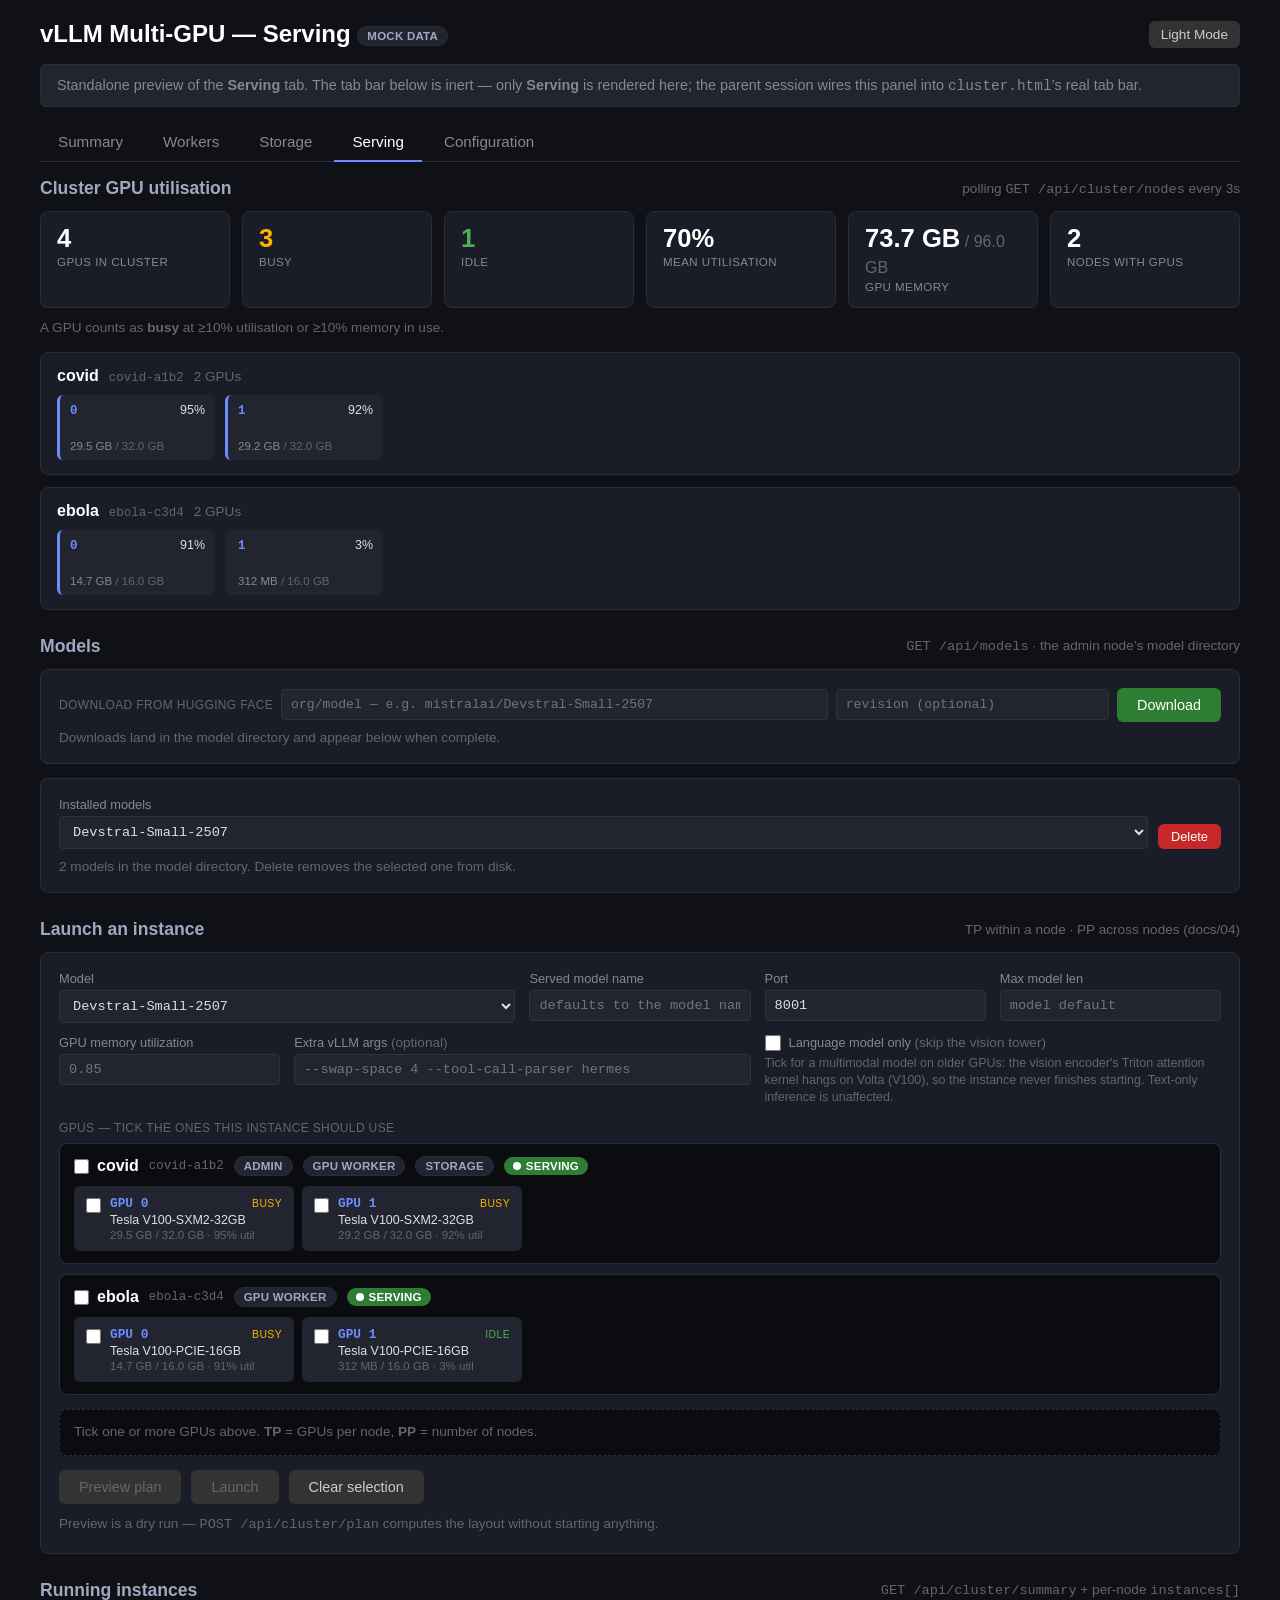
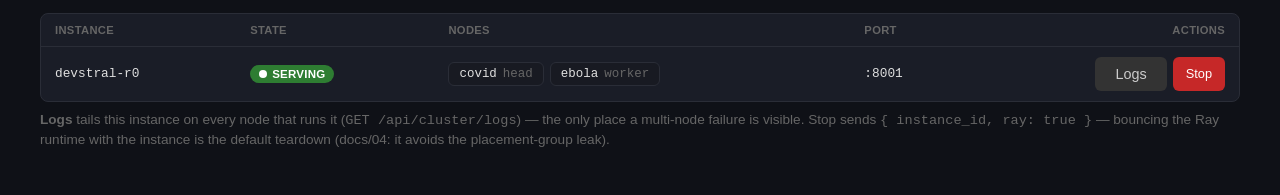
<file: admin/static/serving-preview.html>
<!DOCTYPE html>
<html lang="en">
<head>
<meta charset="UTF-8">
<meta name="viewport" content="width=device-width, initial-scale=1.0">
<title>vLLM Cluster — Serving (preview)</title>
<!-- Palette + shared component classes come from cluster.css, exactly as they
     will when this panel is folded into cluster.html. serving.css only adds
     `.sv-` prefixed rules. -->
<link rel="stylesheet" href="cluster.css">
<link rel="stylesheet" href="serving.css">
</head>
<body>

<!-- =========================================================================
     STANDALONE REVIEW HARNESS for admin/static/serving.js

     Open this file directly (file:// is fine, no backend needed): it sets
     window.SERVING_MOCK = true, so serving.js renders its built-in sample
     cluster — covid 2x Tesla V100-32GB + ebola 2x Tesla V100-16GB, two
     models, one instance already serving. Tick GPUs, watch TP/PP update, hit
     Preview to see a real-shaped plan, Launch/Stop/Delete/Download all work
     against the sample data. The model library is a dropdown: pick a model in
     it and Delete acts on that one (both it and the Launch form's model select
     refresh after a delete or a completed download).

     Try:
       • tick covid GPU 0+1 and ebola GPU 0+1  -> TP 2 x PP 2 = world 4,
         preview shows the memory-weighted pp_layer_partition (27,13)
       • tick covid GPU 0+1 and ebola GPU 0    -> the uneven-selection warning,
         Preview/Launch disabled
       • tick covid GPU 0+1 only               -> TP 2 x PP 1, executor mp

     LOG VIEWER (mock): hit "Logs" on a row in Running instances, or just
     Launch — the viewer opens by itself in follow mode and attaches to the
     new instance. The sample stream is the real failure it exists for: covid
     (head) reports
        ERROR ray_utils.py:236] The number of required GPUs exceeds the total
                                number of available GPUs in the placement group
     followed by a "Waiting for creating a placement group" line that repeats
     on every 2s poll, while ebola (worker) reports its Ray join. Watch the
     line count climb, scroll up (auto-scroll pauses and a "jump to latest"
     pill appears), flip the node filter between All / covid / ebola, change
     the tail size, and Copy the displayed lines. A freshly LAUNCHED mock
     instance also walks ebola through "no log yet" -> an inline ok:false node
     error -> streaming, so all three states can be seen without a backend.

     Append ?live=1 to point the same page at a real backend instead.
     ====================================================================== -->

<div class="page-header">
  <h1>vLLM Multi-GPU &mdash; Serving
    <span class="badge role-badge" id="mock-badge" style="vertical-align:middle">mock data</span>
  </h1>
  <div class="header-actions">
    <button class="theme-toggle" id="theme-toggle">Light Mode</button>
  </div>
</div>

<div class="wrap">

  <div class="banner banner-empty">
    Standalone preview of the <strong>Serving</strong> tab. The tab bar below is inert &mdash; only
    <strong>Serving</strong> is rendered here; the parent session wires this panel into
    <code>cluster.html</code>&rsquo;s real tab bar.
  </div>

  <!-- Inert copy of the real tab bar, for context only. -->
  <div class="tabs">
    <button class="tab-btn" disabled>Summary</button>
    <button class="tab-btn" disabled>Workers</button>
    <button class="tab-btn" disabled>Storage</button>
    <button class="tab-btn active">Serving</button>
    <button class="tab-btn" disabled>Configuration</button>
  </div>

  <section class="tab-panel active" id="panel-serving">
    <!-- serving.js auto-wires itself to #serving-content (or call
         initServing(el) explicitly — it is idempotent). -->
    <div id="serving-content">
      <div class="banner banner-empty">Loading serving panel&hellip;</div>
    </div>
  </section>

</div>

<div class="toast-container" id="toast-container"></div>

<script>
  // Mock unless ?live=1 — serving.js reads window.SERVING_MOCK (and ?mock=1).
  window.SERVING_MOCK = !new URLSearchParams(location.search).has('live');
  if (!window.SERVING_MOCK) {
    var b = document.getElementById('mock-badge');
    if (b) b.style.display = 'none';
  }

  // Minimal theme toggle so the panel can be reviewed in both palettes
  // (cluster.js, which owns this on the real page, is not loaded here).
  (function () {
    var btn = document.getElementById('theme-toggle');
    function apply(light) {
      document.body.classList.toggle('light-theme', light);
      btn.textContent = light ? 'Dark Mode' : 'Light Mode';
    }
    try { apply(localStorage.getItem('theme') === 'light'); } catch (e) { apply(false); }
    btn.addEventListener('click', function () {
      var light = !document.body.classList.contains('light-theme');
      apply(light);
      try { localStorage.setItem('theme', light ? 'light' : 'dark'); } catch (e) {}
    });
  })();
</script>
<script src="serving.js"></script>
</body>
</html>
</file>
<file: admin/static/cluster.css>
/* cluster.css — styles for the control-plane cluster UI (monitor + config).
   Palette, spacing and component conventions are inherited from index.html so
   this page sits alongside the existing admin UI without a visual seam. */

:root {
  --bg-body: #0f1117;
  --bg-card: #1a1d27;
  --bg-input: #22252f;
  --bg-code: #181a22;
  --bg-sunken: #0a0c10;
  --border-card: #2a2d37;
  --border-input: #333;
  --text-primary: #e0e0e0;
  --text-heading: #fff;
  --text-secondary: #888;
  --text-muted: #666;
  --text-subheading: #a0a8c0;
  --accent: #6c8cff;
  --warning-bg: #3b2e00;
  --warning-border: #ffb300;
  --warning-text: #ffd54f;
  --green: #2e7d32;
  --green-hover: #388e3c;
  --red: #c62828;
  --red-hover: #d32f2f;
  --btn-neutral: #333;
  --btn-neutral-hover: #444;
  --btn-neutral-text: #ccc;
  --row-hover: #2a2d3a;
  --mark-bg: rgba(108,140,255,0.25);
  --bar-track: #22252f;
}

body.light-theme {
  --bg-body: #f5f6fa;
  --bg-card: #ffffff;
  --bg-input: #f0f1f5;
  --bg-code: #e8eaf0;
  --bg-sunken: #fafbfc;
  --border-card: #ddd;
  --border-input: #ccc;
  --text-primary: #222;
  --text-heading: #111;
  --text-secondary: #666;
  --text-muted: #999;
  --text-subheading: #555;
  --accent: #4a6adf;
  --warning-bg: #fff8e1;
  --warning-border: #ff9800;
  --warning-text: #e65100;
  --green: #388e3c;
  --green-hover: #43a047;
  --red: #d32f2f;
  --red-hover: #e53935;
  --btn-neutral: #e0e0e0;
  --btn-neutral-hover: #d0d0d0;
  --btn-neutral-text: #333;
  --row-hover: #e8eaf0;
  --mark-bg: rgba(74,106,223,0.2);
  --bar-track: #e8eaf0;
}

* { box-sizing: border-box; margin: 0; padding: 0; }
body { font-family: -apple-system, BlinkMacSystemFont, "Segoe UI", Roboto, sans-serif; background: var(--bg-body); color: var(--text-primary); padding: 20px; }
h1 { font-size: 1.5rem; color: var(--text-heading); }
a { color: var(--accent); text-decoration: none; }
a:hover { text-decoration: underline; }

.page-header { display: flex; justify-content: space-between; align-items: center; gap: 12px; margin-bottom: 16px; max-width: 1200px; margin-left: auto; margin-right: auto; flex-wrap: wrap; }
.page-header .header-actions { display: flex; gap: 8px; align-items: center; }
.theme-toggle { background: var(--btn-neutral); color: var(--btn-neutral-text); border: none; border-radius: 6px; padding: 6px 12px; cursor: pointer; font-size: 0.85rem; transition: background 0.15s; }
.theme-toggle:hover { background: var(--btn-neutral-hover); }

.wrap { max-width: 1200px; margin: 0 auto; }

/* API-key bar */
.keybar { display: flex; gap: 8px; align-items: center; background: var(--bg-card); border: 1px solid var(--border-card); border-radius: 8px; padding: 10px 14px; margin-bottom: 16px; flex-wrap: wrap; }
.keybar label { font-size: 0.85rem; color: var(--text-secondary); }
.keybar input { flex: 1; min-width: 160px; padding: 8px; background: var(--bg-input); border: 1px solid var(--border-input); color: var(--text-primary); border-radius: 4px; font-family: ui-monospace, monospace; font-size: 0.85rem; }
.keybar .key-status { font-size: 0.8rem; color: var(--text-muted); }

/* Tabs */
.tabs { display: flex; gap: 4px; margin-bottom: 16px; border-bottom: 1px solid var(--border-card); }
.tab-btn { background: none; border: none; color: var(--text-secondary); padding: 10px 18px; cursor: pointer; font-size: 0.95rem; border-bottom: 2px solid transparent; margin-bottom: -1px; }
.tab-btn:hover { color: var(--text-primary); }
.tab-btn.active { color: var(--text-heading); border-bottom-color: var(--accent); }
.tab-panel { display: none; }
.tab-panel.active { display: block; }

/* Cards */
.card { background: var(--bg-card); border: 1px solid var(--border-card); border-radius: 8px; padding: 20px; margin-bottom: 16px; }
.card h2 { font-size: 1.1rem; margin-bottom: 12px; color: var(--text-subheading); }
.card-head { display: flex; justify-content: space-between; align-items: center; gap: 12px; margin-bottom: 12px; flex-wrap: wrap; }
.card-head h2 { margin: 0; }
.muted { color: var(--text-muted); font-size: 0.85rem; }

/* Offline / empty banners */
.banner { padding: 12px 16px; border-radius: 6px; font-size: 0.9rem; margin-bottom: 16px; }
.banner-offline { background: var(--warning-bg); border: 1px solid var(--warning-border); color: var(--warning-text); }
.banner-empty { background: var(--bg-input); border: 1px solid var(--border-card); color: var(--text-secondary); }

/* ---- Monitor: host groups ---- */
.host-group { background: var(--bg-card); border: 1px solid var(--border-card); border-radius: 8px; padding: 18px; margin-bottom: 16px; }
.host-head { display: flex; align-items: center; gap: 10px; flex-wrap: wrap; margin-bottom: 14px; }
.host-name { font-size: 1.15rem; color: var(--text-heading); font-weight: 600; }
.host-id { font-size: 0.78rem; color: var(--text-muted); font-family: ui-monospace, monospace; }

/* Badges */
.badge { display: inline-flex; align-items: center; gap: 5px; font-size: 0.72rem; font-weight: 600; padding: 3px 9px; border-radius: 999px; letter-spacing: 0.02em; text-transform: uppercase; white-space: nowrap; }
.role-badge { background: var(--bg-input); color: var(--text-subheading); border: 1px solid var(--border-card); }
.state-badge { color: #fff; }
.state-ready    { background: #1565c0; }
.state-serving  { background: var(--green); }
.state-degraded { background: #e65100; }
.state-down     { background: var(--red); }
.state-unknown  { background: var(--btn-neutral); color: var(--btn-neutral-text); }
.state-dot { width: 8px; height: 8px; border-radius: 50%; background: currentColor; }
.state-serving-anim .state-dot { animation: pulse 1.2s infinite; }
@keyframes pulse { 0%,100% { opacity: 1; } 50% { opacity: 0.35; } }

/* GPU rows */
.gpu-table { display: flex; flex-direction: column; gap: 6px; }
.gpu-row { display: grid; grid-template-columns: 30px minmax(120px,1.4fr) 1.6fr 1.4fr 70px 1.3fr; gap: 12px; align-items: center; padding: 9px 12px; background: var(--bg-input); border-radius: 6px; font-size: 0.85rem; }
.gpu-row:hover { background: var(--row-hover); }
.gpu-row.header { background: transparent; color: var(--text-muted); font-size: 0.72rem; text-transform: uppercase; letter-spacing: 0.03em; padding: 2px 12px; }
.gpu-idx { color: var(--accent); font-weight: 600; font-family: ui-monospace, monospace; }
.gpu-model { color: var(--text-primary); white-space: nowrap; overflow: hidden; text-overflow: ellipsis; }
.metric { display: flex; flex-direction: column; gap: 3px; }
.metric-val { font-size: 0.82rem; }
.metric-val .unit { color: var(--text-muted); font-size: 0.75rem; }
.bar { height: 5px; border-radius: 3px; background: var(--bar-track); overflow: hidden; }
.bar-fill { height: 100%; border-radius: 3px; transition: width 0.4s ease; }
.bar-util { background: var(--accent); }
.bar-mem { background: #26a69a; }
.temp-ok { color: var(--text-primary); }
.temp-warm { color: var(--warning-border); }
.temp-hot { color: #f44336; font-weight: 600; }

/* Instances & mounts */
.sub-section { margin-top: 12px; }
.sub-title { font-size: 0.75rem; text-transform: uppercase; letter-spacing: 0.03em; color: var(--text-muted); margin-bottom: 6px; }
.chip-row { display: flex; flex-wrap: wrap; gap: 6px; }
.chip { display: inline-flex; align-items: center; gap: 6px; font-size: 0.78rem; padding: 4px 10px; background: var(--bg-code); border: 1px solid var(--border-card); border-radius: 6px; font-family: ui-monospace, monospace; }
.chip .ok { color: #4caf50; }
.chip .bad { color: #f44336; }
.chip .dim { color: var(--text-muted); }

/* ---- Worker card: node detail (NICs / RDMA fabric / mounted shares) ----
   Collapsed by default so the GPU rows stay the headline of the card. */
.node-detail { margin-top: 12px; border-top: 1px solid var(--border-card); padding-top: 8px; }
.node-detail > summary { cursor: pointer; font-size: 0.75rem; text-transform: uppercase; letter-spacing: 0.03em; color: var(--text-muted); padding: 2px 0; list-style-position: outside; }
.node-detail > summary:hover { color: var(--text-secondary); }
.node-detail > summary .dim { text-transform: none; letter-spacing: 0; font-family: ui-monospace, monospace; font-size: 0.72rem; }
.node-detail-body { display: grid; grid-template-columns: repeat(auto-fit, minmax(240px, 1fr)); gap: 14px; margin-top: 10px; }
.detail-block .sub-title { margin-bottom: 5px; }
.detail-block .muted { font-size: 0.8rem; }

.nic-list, .mount-list, .rdma-list { display: flex; flex-direction: column; gap: 3px; }
.nic-row { display: grid; grid-template-columns: minmax(70px, 1fr) minmax(90px, 1.1fr) minmax(90px, 1.1fr) auto; gap: 8px; align-items: center; padding: 5px 9px; background: var(--bg-input); border-radius: 5px; font-size: 0.78rem; }
.nic-row.header { background: transparent; padding: 0 9px 2px; color: var(--text-muted); font-size: 0.68rem; text-transform: uppercase; letter-spacing: 0.03em; }
.nic-row .mono { font-family: ui-monospace, monospace; word-break: break-all; }
.nic-row .nic-name { color: var(--text-primary); }
.nic-row .dim { color: var(--text-muted); }
.rdma-badge { background: var(--bg-code); color: var(--accent); border: 1px solid var(--accent); padding: 1px 7px; font-size: 0.62rem; }

.rdma-line { padding: 5px 9px; background: var(--bg-input); border-radius: 5px; font-size: 0.78rem; font-family: ui-monospace, monospace; word-break: break-word; }
.rdma-line .dim { color: var(--text-muted); }

.mount-row { display: grid; grid-template-columns: 14px minmax(80px, 1fr) minmax(90px, 1.2fr); gap: 8px; align-items: center; padding: 5px 9px; background: var(--bg-input); border-radius: 5px; font-size: 0.78rem; }
.mount-row .mono { font-family: ui-monospace, monospace; word-break: break-all; }
.mount-row .dim { color: var(--text-muted); }
.mount-row .ok { color: #4caf50; font-weight: 600; }
.mount-row .bad { color: #f44336; font-weight: 600; }

/* ---- Networks block (Configuration tab) + its storage row (Storage tab) ---- */
.net-grid { display: grid; grid-template-columns: repeat(auto-fit, minmax(260px, 1fr)); gap: 12px; }
.net-row { display: flex; flex-direction: column; gap: 4px; }
.net-label { font-size: 0.85rem; color: var(--text-primary); display: flex; align-items: baseline; gap: 6px; flex-wrap: wrap; }
.net-label .net-key { font-family: ui-monospace, monospace; font-size: 0.72rem; color: var(--text-muted); }
.net-control select, .net-control input { width: 100%; padding: 6px 8px; background: var(--bg-input); border: 1px solid var(--border-input); color: var(--text-primary); border-radius: 4px; font-size: 0.85rem; font-family: ui-monospace, monospace; }
.net-control select:focus, .net-control input:focus { outline: none; border-color: var(--accent); }
.net-control select:disabled { opacity: 0.6; cursor: progress; }
.net-help { line-height: 1.45; }

/* Storage tab: one row, a little wider, sitting above the volumes table. */
.net-row-live { margin-bottom: 12px; padding-bottom: 12px; border-bottom: 1px solid var(--border-card); }
.net-row-live .net-label { font-size: 0.75rem; text-transform: uppercase; letter-spacing: 0.03em; color: var(--text-muted); }
.net-row-live .net-control { max-width: 420px; }
.net-row-live code { font-family: ui-monospace, monospace; }

/* ---- Summary: totals tiles ---- */
.stat-row { display: grid; grid-template-columns: repeat(auto-fit, minmax(130px, 1fr)); gap: 12px; margin-bottom: 18px; }
.stat-tile { background: var(--bg-card); border: 1px solid var(--border-card); border-radius: 8px; padding: 14px 16px; display: flex; flex-direction: column; gap: 4px; }
.stat-val { font-size: 1.6rem; font-weight: 600; color: var(--text-heading); line-height: 1; }
.stat-val .stat-sub { font-size: 1rem; font-weight: 400; color: var(--text-muted); }
.stat-label { font-size: 0.72rem; text-transform: uppercase; letter-spacing: 0.04em; color: var(--text-secondary); }

/* ---- Summary: compact node table ---- */
.table-wrap { overflow-x: auto; background: var(--bg-card); border: 1px solid var(--border-card); border-radius: 8px; }
.summary-table { width: 100%; border-collapse: collapse; font-size: 0.85rem; }
.summary-table th { text-align: left; font-size: 0.7rem; text-transform: uppercase; letter-spacing: 0.03em; color: var(--text-muted); font-weight: 600; padding: 10px 14px; border-bottom: 1px solid var(--border-card); }
.summary-table td { padding: 10px 14px; border-bottom: 1px solid var(--border-card); color: var(--text-primary); vertical-align: middle; }
.summary-table tbody tr:last-child td { border-bottom: none; }
.summary-table tbody tr:hover { background: var(--row-hover); }
.summary-table .mono { font-family: ui-monospace, monospace; font-size: 0.8rem; }
.summary-table .num, .summary-table th.num { text-align: right; }
.summary-table .badge { margin-right: 2px; }

/* ---- Summary: chat test (ported from the single-node UI) ---- */
.chat-card .chat-controls { display: flex; gap: 10px; align-items: flex-end; flex-wrap: wrap; margin-bottom: 12px; }
.chat-ctl { display: flex; flex-direction: column; gap: 4px; min-width: 96px; }
.chat-ctl-wide { flex: 1 1 220px; min-width: 180px; }
.chat-ctl-btn { justify-content: flex-end; }
.chat-ctl label { font-size: 0.72rem; text-transform: uppercase; letter-spacing: 0.03em; color: var(--text-muted); }
.chat-ctl select, .chat-ctl input { width: 100%; padding: 6px 8px; background: var(--bg-input); border: 1px solid var(--border-input); color: var(--text-primary); border-radius: 4px; font-size: 0.85rem; font-family: ui-monospace, monospace; }
.chat-ctl select:focus, .chat-ctl input:focus { outline: none; border-color: var(--accent); }
.chat-ctl select:disabled, .chat-ctl input:disabled { opacity: 0.55; cursor: not-allowed; }

.chat-messages { background: var(--bg-sunken); border: 1px solid var(--border-input); border-radius: 6px; padding: 10px; min-height: 96px; max-height: 340px; overflow-y: auto; margin-bottom: 12px; }
.chat-placeholder { color: var(--text-muted); font-size: 0.85rem; }
.chat-msg { margin-bottom: 10px; font-size: 0.88rem; line-height: 1.5; white-space: pre-wrap; word-break: break-word; }
.chat-msg:last-child { margin-bottom: 0; }
.chat-msg .chat-role { font-weight: 600; margin-bottom: 2px; font-size: 0.75rem; text-transform: uppercase; letter-spacing: 0.03em; }
.chat-role-user { color: var(--accent); }
.chat-role-assistant { color: #4caf50; }
.chat-role-tool { color: var(--warning-border); }
.chat-pending { color: var(--text-secondary); font-size: 0.85rem; }
.chat-tool-call { background: var(--bg-code); border: 1px solid var(--border-card); border-radius: 4px; padding: 8px; margin: 4px 0; font-family: ui-monospace, monospace; font-size: 0.78rem; white-space: pre-wrap; word-break: break-all; }

.chat-input-row { display: flex; gap: 10px; }
.chat-input-row input[type="text"] { flex: 1; min-width: 0; padding: 8px 10px; background: var(--bg-input); border: 1px solid var(--border-input); color: var(--text-primary); border-radius: 4px; font-size: 0.9rem; }
.chat-input-row input[type="text"]:focus { outline: none; border-color: var(--accent); }
.chat-input-row input[type="text"]:disabled { opacity: 0.55; cursor: not-allowed; }
.chat-input-row button { flex-shrink: 0; }
.chat-note { margin-top: 8px; }
.chat-note:empty { display: none; }

/* ---- Storage: volumes table + share/mount controls ---- */
/* The volumes table reuses .summary-table so it sits flush with the rest of
   the admin UI. */
.vol-table td { vertical-align: top; }
.vol-table .num { white-space: nowrap; }
.share-endpoint { font-size: 0.75rem; color: var(--text-muted); margin-top: 3px; word-break: break-all; }
.custom-badge { background: var(--bg-code); color: var(--warning-border); border: 1px solid var(--warning-border); margin-left: 6px; }
.vol-custom td:first-child { border-left: 2px solid var(--warning-border); }

/* Checkbox cells */
.chk { display: inline-flex; align-items: center; gap: 6px; cursor: pointer; }
.chk input[type="checkbox"] { width: 15px; height: 15px; accent-color: var(--accent); cursor: pointer; margin: 0; }
.chk input[type="checkbox"]:disabled { cursor: progress; opacity: 0.5; }
.chk-label { font-size: 0.75rem; color: var(--text-secondary); }
.summary-table td.num .chk { justify-content: flex-end; }

/* Available shares — one list per worker card, mount checkbox on the node it
   acts on (replaces the old cluster-wide share × node matrix). */
.node-shares .share-list { display: flex; flex-direction: column; gap: 3px; }
.share-row { display: grid; grid-template-columns: 92px minmax(140px, 1.6fr) minmax(90px, 0.9fr) minmax(100px, 1fr); gap: 10px; align-items: start; padding: 7px 10px; background: var(--bg-input); border-radius: 5px; font-size: 0.8rem; }
.share-row.header { background: transparent; padding: 0 10px 2px; color: var(--text-muted); font-size: 0.68rem; text-transform: uppercase; letter-spacing: 0.03em; }
.share-row .mono { font-family: ui-monospace, monospace; word-break: break-all; }
.share-row .dim { color: var(--text-muted); }
.share-row .bad { color: #f44336; }
.share-what { display: flex; flex-direction: column; gap: 2px; }
.share-src { font-size: 0.72rem; word-break: break-all; }
.share-size { white-space: nowrap; font-size: 0.78rem; }
.share-row .chk-label { font-size: 0.72rem; }
.mount-state { display: block; font-size: 0.72rem; word-break: break-all; }
.mount-state.mono { font-family: ui-monospace, monospace; color: var(--text-secondary); }
.mount-state.bad { color: #f44336; }

/* Add-share row */
.add-share { display: flex; align-items: center; gap: 8px; flex-wrap: wrap; margin-top: 12px; padding-top: 12px; border-top: 1px solid var(--border-card); }
.add-share-label { font-size: 0.75rem; text-transform: uppercase; letter-spacing: 0.03em; color: var(--text-muted); }
.add-share input { flex: 1 1 200px; min-width: 150px; padding: 7px 9px; background: var(--bg-input); border: 1px solid var(--border-input); color: var(--text-primary); border-radius: 4px; font-family: ui-monospace, monospace; font-size: 0.82rem; }
.add-share input:focus { outline: none; border-color: var(--accent); }
.add-share input:disabled { opacity: 0.6; }
.add-share-note { flex: 1 1 100%; }

/* ---- Storage: exports/mounts ---- */
.host-addr { font-size: 0.75rem; color: var(--text-secondary); font-family: ui-monospace, monospace; }
.storage-note { font-size: 0.82rem; color: var(--text-secondary); margin-bottom: 12px; }
.storage-table { display: flex; flex-direction: column; gap: 6px; }
.storage-row { display: grid; grid-template-columns: 24px minmax(160px, 1.2fr) 2fr; gap: 12px; align-items: center; padding: 9px 12px; background: var(--bg-input); border-radius: 6px; font-size: 0.85rem; }
.storage-row.header { background: transparent; color: var(--text-muted); font-size: 0.72rem; text-transform: uppercase; letter-spacing: 0.03em; padding: 2px 12px; }
.storage-row .mono { font-family: ui-monospace, monospace; word-break: break-all; }
.storage-row .dim { color: var(--text-muted); }
.storage-row .ok { color: #4caf50; font-weight: 600; }
.storage-row .bad { color: #f44336; font-weight: 600; }

/* ---- Configuration ---- */
.cfg-section-note { color: var(--text-secondary); font-size: 0.85rem; margin-bottom: 14px; }
.cfg-group { margin-bottom: 18px; }
.cfg-group > h3 { font-size: 0.82rem; text-transform: uppercase; letter-spacing: 0.04em; color: var(--accent); margin-bottom: 8px; padding-bottom: 4px; border-bottom: 1px solid var(--border-card); }

.cfg-grid { display: grid; grid-template-columns: minmax(160px, 1.3fr) 1fr 1fr; gap: 8px 14px; align-items: center; }
.cfg-grid .col-head { font-size: 0.7rem; text-transform: uppercase; letter-spacing: 0.03em; color: var(--text-muted); padding-bottom: 2px; }
.cfg-field-label { font-size: 0.85rem; color: var(--text-primary); }
.cfg-field-label code { font-family: ui-monospace, monospace; font-size: 0.8rem; color: var(--text-subheading); }
.cfg-detected { font-size: 0.82rem; color: var(--text-secondary); font-family: ui-monospace, monospace; background: var(--bg-sunken); border: 1px solid var(--border-card); border-radius: 4px; padding: 6px 8px; min-height: 32px; display: flex; align-items: center; word-break: break-all; }
.cfg-detected.auto { color: var(--text-muted); font-style: italic; }
.cfg-override input, .cfg-override select { width: 100%; padding: 6px 8px; background: var(--bg-input); border: 1px solid var(--border-input); color: var(--text-primary); border-radius: 4px; font-size: 0.85rem; font-family: ui-monospace, monospace; }
.cfg-override input:focus, .cfg-override select:focus { outline: none; border-color: var(--accent); }
.cfg-override.inline { display: flex; align-items: center; gap: 8px; }
.cfg-override.inline label { font-size: 0.78rem; color: var(--text-secondary); display: flex; align-items: center; gap: 4px; white-space: nowrap; }

/* Defaults section uses a simpler two-column layout (label + input) */
.cfg-defaults-grid { display: grid; grid-template-columns: minmax(180px, 1fr) 1fr; gap: 8px 14px; align-items: center; }

/* Effective preview */
.effective { margin-top: 14px; }
.effective summary { cursor: pointer; color: var(--text-subheading); font-size: 0.85rem; padding: 6px 0; }
.effective pre { background: var(--bg-sunken); border: 1px solid var(--border-card); border-radius: 6px; padding: 12px; font-family: ui-monospace, monospace; font-size: 0.78rem; color: var(--text-primary); overflow-x: auto; margin-top: 6px; line-height: 1.5; }
.eff-key { color: var(--accent); }
.eff-override { color: var(--warning-border); }
.eff-src { color: var(--text-muted); }

/* Node config card header */
.node-card { }
.node-card .card-head .node-title { display: flex; align-items: center; gap: 10px; flex-wrap: wrap; }

/* Buttons */
button.btn { padding: 9px 20px; border: none; border-radius: 6px; font-size: 0.9rem; font-weight: 500; cursor: pointer; transition: background 0.15s; }
.btn-save { background: var(--green); color: #fff; }
.btn-save:hover { background: var(--green-hover); }
.btn-save:disabled { background: var(--btn-neutral); color: var(--text-muted); cursor: not-allowed; }
.btn-neutral { background: var(--btn-neutral); color: var(--btn-neutral-text); padding: 6px 14px; font-size: 0.82rem; }
.btn-neutral:hover { background: var(--btn-neutral-hover); }
.save-row { display: flex; gap: 10px; align-items: center; margin-top: 16px; }
.save-note { font-size: 0.82rem; color: var(--text-muted); }

/* Toasts */
.toast-container { position: fixed; bottom: 20px; right: 20px; z-index: 1000; display: flex; flex-direction: column-reverse; gap: 8px; max-width: 420px; pointer-events: none; }
.toast { padding: 12px 16px; border-radius: 6px; font-size: 0.88rem; color: #fff; cursor: pointer; pointer-events: auto; animation: toast-in 0.3s ease; word-break: break-word; }
.toast-error { background: #c62828; }
.toast-warning { background: #e65100; }
.toast-success { background: #2e7d32; }
.toast-info { background: #1565c0; }
@keyframes toast-in { from { opacity: 0; transform: translateX(40px); } to { opacity: 1; transform: translateX(0); } }
@keyframes toast-out { from { opacity: 1; transform: translateX(0); } to { opacity: 0; transform: translateX(40px); } }

@media (max-width: 820px) {
  body { padding: 10px; }
  .gpu-row { grid-template-columns: 26px 1fr 1fr; grid-auto-rows: auto; gap: 8px; }
  .gpu-row .gpu-model { grid-column: 2 / -1; }
  .gpu-row.header { display: none; }
  .cfg-grid { grid-template-columns: 1fr; gap: 4px; }
  .cfg-grid .col-head { display: none; }
  .cfg-grid .cfg-field-label { margin-top: 8px; }
  .cfg-defaults-grid { grid-template-columns: 1fr; }
  .tabs { overflow-x: auto; }
  .storage-row { grid-template-columns: 24px 1fr; }
  .storage-row .mono.dim { grid-column: 2 / -1; }
  .storage-row.header { display: none; }
  /* Volumes table stays tabular but scrolls inside .table-wrap. */
  .summary-table th, .summary-table td { padding: 8px 10px; }
  /* Share rows: mount | share  over  size | state */
  .share-row { grid-template-columns: 86px minmax(0, 1fr); }
  .share-row > span:nth-child(3) { grid-column: 1; }
  .share-row > span:nth-child(4) { grid-column: 2; }
  .share-row.header { display: none; }
  .add-share-label { flex: 1 1 100%; }
  .add-share input { flex: 1 1 auto; }
  /* Node detail + networks: single column, and the NIC/mount rows wrap
     instead of squeezing four columns into ~380px. */
  .node-detail-body { grid-template-columns: 1fr; }
  /* name | ip  over  subnet | RDMA */
  .nic-row { grid-template-columns: minmax(64px, 1fr) minmax(84px, 1fr); }
  .nic-row > span:nth-child(4) { justify-self: start; }
  .nic-row.header { display: none; }
  .mount-row { grid-template-columns: 14px 1fr; }
  .mount-row > span:nth-child(3) { grid-column: 2 / -1; }
  .net-grid { grid-template-columns: 1fr; }
  .net-row-live .net-control { max-width: none; }
  /* Chat test: stack the controls and put Send under the message box. */
  .chat-card .chat-controls { flex-direction: column; align-items: stretch; }
  .chat-ctl { min-width: 0; }
  .chat-input-row { flex-direction: column; }
  .chat-input-row button { width: 100%; }
}
</file>
<file: admin/static/serving.css>
/* serving.css — styles for the SERVING panel (serving.js).

   Loaded ALONGSIDE cluster.css, so every selector here is prefixed `.sv-`
   (or lives under `.sv-root`) and nothing redefines a cluster.css class.
   The palette comes from cluster.css's custom properties; the fallbacks in
   var(..., ...) keep this readable if it is ever loaded on its own. */

.sv-root { display: block; }

.sv-block { margin-bottom: 26px; }
.sv-block:last-child { margin-bottom: 0; }
.sv-root .sv-h2 { font-size: 1.1rem; margin: 0; color: var(--text-subheading, #a0a8c0); }

.sv-card {
  background: var(--bg-card, #1a1d27);
  border: 1px solid var(--border-card, #2a2d37);
  border-radius: 8px;
  padding: 18px;
  margin-bottom: 14px;
}

.sv-sub-title {
  font-size: 0.75rem; text-transform: uppercase; letter-spacing: 0.03em;
  color: var(--text-muted, #666); margin: 16px 0 8px;
}
.sv-sub-title .muted { text-transform: none; letter-spacing: 0; }
.sv-legend { margin: 8px 0 14px; line-height: 1.45; }
.sv-root .mono { font-family: ui-monospace, monospace; }
.sv-ok { color: #4caf50; }
.sv-bad { color: #f44336; }
.sv-warn-text { color: var(--warning-border, #ffb300); }

/* ---- (A) cluster utilisation strip ------------------------------------ */
.sv-stat-row {
  display: grid; grid-template-columns: repeat(auto-fit, minmax(130px, 1fr));
  gap: 12px; margin-bottom: 10px;
}
.sv-busy { color: var(--warning-border, #ffb300); }
.sv-idle { color: #4caf50; }

.sv-node-strip {
  background: var(--bg-card, #1a1d27);
  border: 1px solid var(--border-card, #2a2d37);
  border-radius: 8px; padding: 14px 16px; margin-bottom: 12px;
}
.sv-node-strip-head {
  display: flex; align-items: baseline; gap: 10px; flex-wrap: wrap; margin-bottom: 10px;
}
.sv-node-name { font-size: 1rem; font-weight: 600; color: var(--text-heading, #fff); }

.sv-bar-grid {
  display: grid; grid-template-columns: repeat(auto-fill, minmax(150px, 1fr)); gap: 10px;
}
.sv-gpu-bar {
  display: flex; flex-direction: column; gap: 4px;
  background: var(--bg-input, #22252f); border-radius: 6px; padding: 8px 10px;
  border-left: 3px solid transparent;
}
.sv-gpu-bar.sv-gpu-busy { border-left-color: var(--accent, #6c8cff); }
.sv-gpu-bar-head { display: flex; justify-content: space-between; align-items: baseline; gap: 8px; }
.sv-gpu-bar .gpu-idx { font-size: 0.78rem; }
.sv-gpu-pct { font-size: 0.78rem; color: var(--text-primary, #e0e0e0); font-variant-numeric: tabular-nums; }
.sv-gpu-mem { font-size: 0.72rem; color: var(--text-secondary, #888); }
.sv-gpu-mem .unit { color: var(--text-muted, #666); }
.sv-gpu-bar .bar { height: 5px; border-radius: 3px; background: var(--bar-track, #22252f); overflow: hidden; }

/* ---- (B) download form ------------------------------------------------ */
.sv-dl { display: flex; align-items: center; gap: 8px; flex-wrap: wrap; }
.sv-dl-label {
  font-size: 0.75rem; text-transform: uppercase; letter-spacing: 0.03em;
  color: var(--text-muted, #666); flex: 0 0 auto;
}
.sv-dl input {
  padding: 7px 9px; background: var(--bg-input, #22252f);
  border: 1px solid var(--border-input, #333); color: var(--text-primary, #e0e0e0);
  border-radius: 4px; font-family: ui-monospace, monospace; font-size: 0.82rem;
}
.sv-dl input:focus { outline: none; border-color: var(--accent, #6c8cff); }
.sv-dl #sv-dl-repo { flex: 2 1 260px; min-width: 180px; }
.sv-dl #sv-dl-rev { flex: 1 1 130px; min-width: 110px; }
.sv-dl-note { flex: 1 1 100%; }

.sv-dl-state { font-size: 0.85rem; margin-top: 12px; }
.sv-progress {
  height: 8px; border-radius: 4px; background: var(--bar-track, #22252f);
  overflow: hidden; margin: 6px 0 4px;
}
.sv-progress-fill {
  display: block; height: 100%; border-radius: 4px;
  background: var(--accent, #6c8cff); transition: width 0.4s ease;
}

/* ---- (B) model library: a select + Delete (was a row-per-model table) -- */
.sv-library-row { display: flex; align-items: flex-end; gap: 10px; flex-wrap: wrap; }
.sv-library-row .sv-field { flex: 1 1 240px; }
.sv-library-row .btn { flex: 0 0 auto; }
.sv-library-note { margin-top: 10px; }

/* ---- (C) launch form -------------------------------------------------- */
.sv-form {
  display: grid; grid-template-columns: repeat(auto-fit, minmax(190px, 1fr)); gap: 12px 14px;
}
.sv-field { display: flex; flex-direction: column; gap: 4px; min-width: 0; }
.sv-field-wide { grid-column: span 2; }
.sv-field label { font-size: 0.8rem; color: var(--text-secondary, #888); }
.sv-field input, .sv-field select {
  width: 100%; padding: 7px 9px; background: var(--bg-input, #22252f);
  border: 1px solid var(--border-input, #333); color: var(--text-primary, #e0e0e0);
  border-radius: 4px; font-size: 0.85rem; font-family: ui-monospace, monospace;
}
.sv-field input:focus, .sv-field select:focus { outline: none; border-color: var(--accent, #6c8cff); }

/* GPU picker */
.sv-pick-node {
  border: 1px solid var(--border-card, #2a2d37); border-radius: 8px;
  padding: 12px 14px; margin-bottom: 10px; background: var(--bg-sunken, #0a0c10);
}
.sv-pick-node-head { display: flex; align-items: center; gap: 10px; flex-wrap: wrap; margin-bottom: 10px; }
.sv-pick-node-head .chk { gap: 8px; }

.sv-pick-grid { display: grid; grid-template-columns: repeat(auto-fill, minmax(190px, 1fr)); gap: 8px; }
.sv-gpu-pick {
  display: flex; align-items: flex-start; gap: 9px; cursor: pointer;
  background: var(--bg-input, #22252f); border: 1px solid transparent;
  border-radius: 6px; padding: 9px 11px; transition: border-color 0.15s, background 0.15s;
}
.sv-gpu-pick:hover { background: var(--row-hover, #2a2d3a); }
.sv-gpu-pick input[type="checkbox"] {
  width: 15px; height: 15px; margin: 2px 0 0; accent-color: var(--accent, #6c8cff); cursor: pointer;
  flex: 0 0 auto;
}
.sv-gpu-pick:has(input:checked) { border-color: var(--accent, #6c8cff); background: var(--row-hover, #2a2d3a); }
.sv-pick-body { display: flex; flex-direction: column; gap: 2px; min-width: 0; flex: 1 1 auto; }
.sv-pick-top { display: flex; justify-content: space-between; align-items: baseline; gap: 8px; }
.sv-pick-top .gpu-idx { font-size: 0.8rem; }
.sv-pick-state {
  font-size: 0.65rem; text-transform: uppercase; letter-spacing: 0.04em;
  color: #4caf50;
}
.sv-gpu-pick-busy .sv-pick-state { color: var(--warning-border, #ffb300); }
.sv-pick-model {
  font-size: 0.78rem; color: var(--text-primary, #e0e0e0);
  white-space: nowrap; overflow: hidden; text-overflow: ellipsis;
}
.sv-pick-mem { font-size: 0.72rem; font-variant-numeric: tabular-nums; }

/* Derived layout readout */
.sv-layout { margin-top: 14px; border-radius: 8px; padding: 12px 14px; }
.sv-layout-idle { background: var(--bg-sunken, #0a0c10); border: 1px dashed var(--border-card, #2a2d37); line-height: 1.5; }
.sv-layout-ok { background: var(--bg-sunken, #0a0c10); border: 1px solid var(--border-card, #2a2d37); }
.sv-layout-bad { background: var(--warning-bg, #3b2e00); border: 1px solid var(--warning-border, #ffb300); }
.sv-layout-bad .muted { color: var(--warning-text, #ffd54f); opacity: 0.85; }
.sv-layout-warn { color: var(--warning-text, #ffd54f); font-weight: 600; font-size: 0.9rem; margin-bottom: 4px; }
.sv-layout-row { display: flex; align-items: center; gap: 12px; flex-wrap: wrap; }
.sv-kpi { display: flex; flex-direction: column; gap: 1px; }
.sv-kpi-val { font-size: 1.5rem; font-weight: 600; color: var(--text-heading, #fff); line-height: 1; }
.sv-kpi-label { font-size: 0.68rem; text-transform: uppercase; letter-spacing: 0.04em; color: var(--text-secondary, #888); }
.sv-kpi-label .muted { text-transform: none; letter-spacing: 0; }
.sv-kpi-x { font-size: 1.1rem; color: var(--text-muted, #666); }
.sv-layout-chips { margin-top: 10px; }
.sv-layout-notes { margin-top: 8px; line-height: 1.5; }
.sv-layout-notes code { font-family: ui-monospace, monospace; }

.sv-actions { display: flex; align-items: center; gap: 10px; flex-wrap: wrap; margin-top: 14px; }
.sv-actions-note { flex: 1 1 100%; line-height: 1.45; }
.sv-root button.btn:disabled {
  background: var(--btn-neutral, #333); color: var(--text-muted, #666); cursor: not-allowed;
}
.sv-root .btn-danger {
  background: var(--red, #c62828); color: #fff; border: none; border-radius: 6px;
  padding: 5px 13px; font-size: 0.8rem; cursor: pointer; transition: background 0.15s;
}
.sv-root .btn-danger:hover { background: var(--red-hover, #d32f2f); }

/* Plan preview */
.sv-plan {
  margin-top: 16px; padding-top: 14px; border-top: 1px solid var(--border-card, #2a2d37);
}
.sv-plan-head { display: flex; gap: 6px; flex-wrap: wrap; margin-bottom: 10px; }
.sv-plan-line { font-size: 0.82rem; margin-bottom: 5px; word-break: break-word; }
.sv-plan-key { color: var(--accent, #6c8cff); font-family: ui-monospace, monospace; font-size: 0.78rem; }
.sv-plan-nodes { display: grid; grid-template-columns: repeat(auto-fit, minmax(280px, 1fr)); gap: 12px; margin-top: 12px; }
.sv-plan-node-head { display: flex; align-items: center; gap: 8px; flex-wrap: wrap; margin-bottom: 5px; }
.sv-pre {
  background: var(--bg-sunken, #0a0c10); border: 1px solid var(--border-card, #2a2d37);
  border-radius: 6px; padding: 11px 12px; font-family: ui-monospace, monospace;
  font-size: 0.74rem; line-height: 1.55; color: var(--text-primary, #e0e0e0);
  overflow-x: auto; white-space: pre; margin: 0;
}

/* ---- (D) instance row actions ----------------------------------------- */
.sv-row-actions { display: flex; gap: 6px; justify-content: flex-end; flex-wrap: wrap; }

/* ---- (E) cluster log viewer -------------------------------------------
   A modal: the log stream wants height and its own scroll, and an inline
   panel would shove the launch form off screen every time it grows. On a
   phone it goes full-bleed; on a wide screen it is a centred sheet. */
.sv-root {
  /* One colour per node, in the order the response lists them. Head vs
     worker has to be scannable at a glance in a 2000-line wall of text. */
  --sv-log-c0: #6c8cff;
  --sv-log-c1: #ffb74d;
  --sv-log-c2: #4db6ac;
  --sv-log-c3: #ba68c8;
  --sv-log-c4: #aed581;
  --sv-log-c5: #f06292;
}
body.light-theme .sv-root {
  --sv-log-c0: #3050c8;
  --sv-log-c1: #a05a00;
  --sv-log-c2: #00695c;
  --sv-log-c3: #7b1fa2;
  --sv-log-c4: #33691e;
  --sv-log-c5: #ad1457;
}

.sv-log-overlay {
  position: fixed; inset: 0; z-index: 900;
  display: flex; align-items: center; justify-content: center; padding: 24px;
}
.sv-log-overlay[hidden] { display: none; }
.sv-log-backdrop { position: absolute; inset: 0; background: rgba(0, 0, 0, 0.62); }

.sv-log-panel {
  position: relative; display: flex; flex-direction: column;
  width: min(1100px, 100%); height: min(80vh, 100%);
  background: var(--bg-card, #1a1d27); border: 1px solid var(--border-card, #2a2d37);
  border-radius: 10px; box-shadow: 0 18px 60px rgba(0, 0, 0, 0.5); overflow: hidden;
}

.sv-log-head {
  display: flex; align-items: center; justify-content: space-between; gap: 10px;
  padding: 14px 16px 10px;
}
.sv-log-title { display: flex; align-items: center; gap: 10px; flex-wrap: wrap; min-width: 0; }
.sv-log-id { font-size: 0.95rem; font-weight: 600; color: var(--text-heading, #fff); }
.sv-log-model {
  font-size: 0.75rem; min-width: 0; max-width: 100%;
  overflow: hidden; text-overflow: ellipsis; white-space: nowrap;
}
.sv-root .sv-log-x { flex: 0 0 auto; }

.sv-log-nodes { padding: 0 16px 10px; }
.sv-log-chip { border-left: 3px solid var(--sv-log-c0); }
.sv-log-chip.sv-log-c0 { border-left-color: var(--sv-log-c0); }
.sv-log-chip.sv-log-c1 { border-left-color: var(--sv-log-c1); }
.sv-log-chip.sv-log-c2 { border-left-color: var(--sv-log-c2); }
.sv-log-chip.sv-log-c3 { border-left-color: var(--sv-log-c3); }
.sv-log-chip.sv-log-c4 { border-left-color: var(--sv-log-c4); }
.sv-log-chip.sv-log-c5 { border-left-color: var(--sv-log-c5); }
.sv-log-chip-bad { border-left-color: var(--red, #c62828) !important; }
.sv-log-chip-bad .dim { color: var(--red, #c62828); }

.sv-log-controls {
  display: flex; align-items: center; gap: 8px; flex-wrap: wrap;
  padding: 0 16px 12px; border-bottom: 1px solid var(--border-card, #2a2d37);
}
.sv-root .sv-log-controls .btn { padding: 6px 14px; font-size: 0.82rem; }
.sv-log-follow { min-width: 108px; }
.sv-log-ctl { display: flex; align-items: center; gap: 6px; font-size: 0.8rem; }
.sv-log-ctl select {
  padding: 5px 7px; background: var(--bg-input, #22252f);
  border: 1px solid var(--border-input, #333); color: var(--text-primary, #e0e0e0);
  border-radius: 4px; font-size: 0.8rem; font-family: ui-monospace, monospace;
}
.sv-log-ctl select:focus { outline: none; border-color: var(--accent, #6c8cff); }
.sv-log-count { margin-left: auto; font-size: 0.75rem; font-variant-numeric: tabular-nums; }

/* The stream: monospace, whitespace preserved, and it scrolls SIDEWAYS
   rather than wrapping — a broken-up traceback or argv line is unreadable. */
.sv-log-scroll {
  flex: 1 1 auto; overflow: auto; background: var(--bg-sunken, #0a0c10);
  padding: 8px 0; overscroll-behavior: contain;
}
.sv-log-lines {
  display: block; min-width: min-content;
  font-family: ui-monospace, SFMono-Regular, Menlo, monospace;
  font-size: 0.74rem; line-height: 1.55;
}
.sv-log-line { display: flex; gap: 10px; padding: 0 14px; white-space: pre; }
.sv-log-line:hover { background: var(--row-hover, #2a2d3a); }
/* The node tag stays pinned while the line scrolls under it. */
.sv-log-tag {
  position: sticky; left: 0; flex: 0 0 auto; width: 76px;
  text-align: right; color: var(--sv-log-c0); font-weight: 600;
  background: var(--bg-sunken, #0a0c10);
  overflow: hidden; text-overflow: ellipsis;
}
.sv-log-line:hover .sv-log-tag { background: var(--row-hover, #2a2d3a); }
.sv-log-c0 .sv-log-tag { color: var(--sv-log-c0); }
.sv-log-c1 .sv-log-tag { color: var(--sv-log-c1); }
.sv-log-c2 .sv-log-tag { color: var(--sv-log-c2); }
.sv-log-c3 .sv-log-tag { color: var(--sv-log-c3); }
.sv-log-c4 .sv-log-tag { color: var(--sv-log-c4); }
.sv-log-c5 .sv-log-tag { color: var(--sv-log-c5); }
.sv-log-text { flex: 1 1 auto; white-space: pre; color: var(--text-primary, #e0e0e0); }
.sv-log-msg { padding: 14px 16px; font-size: 0.85rem; line-height: 1.5; }
.sv-log-msg code { font-family: ui-monospace, monospace; }

.sv-log-jump {
  position: absolute; left: 50%; bottom: 54px; transform: translateX(-50%);
  background: var(--accent, #6c8cff); color: #fff; border: none; border-radius: 999px;
  padding: 6px 16px; font-size: 0.76rem; cursor: pointer;
  box-shadow: 0 4px 14px rgba(0, 0, 0, 0.45);
}
.sv-log-jump[hidden] { display: none; }

.sv-log-foot {
  padding: 8px 16px; border-top: 1px solid var(--border-card, #2a2d37);
  font-size: 0.72rem; white-space: nowrap; overflow-x: auto;
}

/* ---- narrow screens (readable at ~400px) ------------------------------ */
@media (max-width: 820px) {
  .sv-card { padding: 14px; }
  .sv-form { grid-template-columns: 1fr; }
  .sv-field-wide { grid-column: span 1; }
  .sv-bar-grid { grid-template-columns: repeat(auto-fill, minmax(130px, 1fr)); }
  .sv-pick-grid { grid-template-columns: 1fr; }
  .sv-plan-nodes { grid-template-columns: 1fr; }
  .sv-dl-label { flex: 1 1 100%; }
  .sv-dl #sv-dl-repo, .sv-dl #sv-dl-rev { flex: 1 1 100%; }
  /* Model library: select on its own line, Delete full width beneath it. */
  .sv-library-row .sv-field { flex: 1 1 100%; }
  .sv-library-row .btn { flex: 1 1 100%; }
  .sv-actions .btn { flex: 1 1 auto; }
  .sv-layout-row { gap: 8px; }
  .sv-kpi-val { font-size: 1.25rem; }
  /* Instances table: Logs + Stop stack rather than squeeze. */
  .sv-row-actions { justify-content: flex-start; }
  /* Log viewer goes full-bleed — a modal sheet with margins wastes the
     little height a phone has, and the stream is the whole point. */
  .sv-log-overlay { padding: 0; }
  .sv-log-panel { width: 100%; height: 100%; border-radius: 0; border: none; }
  .sv-log-controls { gap: 6px; }
  .sv-log-count { margin-left: 0; flex: 1 1 100%; }
  .sv-log-tag { width: 54px; }
  .sv-log-lines { font-size: 0.7rem; }
}

/* Launch form: checkbox-style field (e.g. "Language model only") */
.sv-root .sv-check-field { display: flex; flex-direction: column; gap: 4px; }
.sv-root .sv-check { display: flex; align-items: center; gap: 8px; cursor: pointer; font-weight: 500; }
.sv-root .sv-check input[type="checkbox"] { width: 16px; height: 16px; margin: 0; cursor: pointer; }
.sv-root .sv-hint { font-size: 0.78rem; line-height: 1.35; }
</file>
